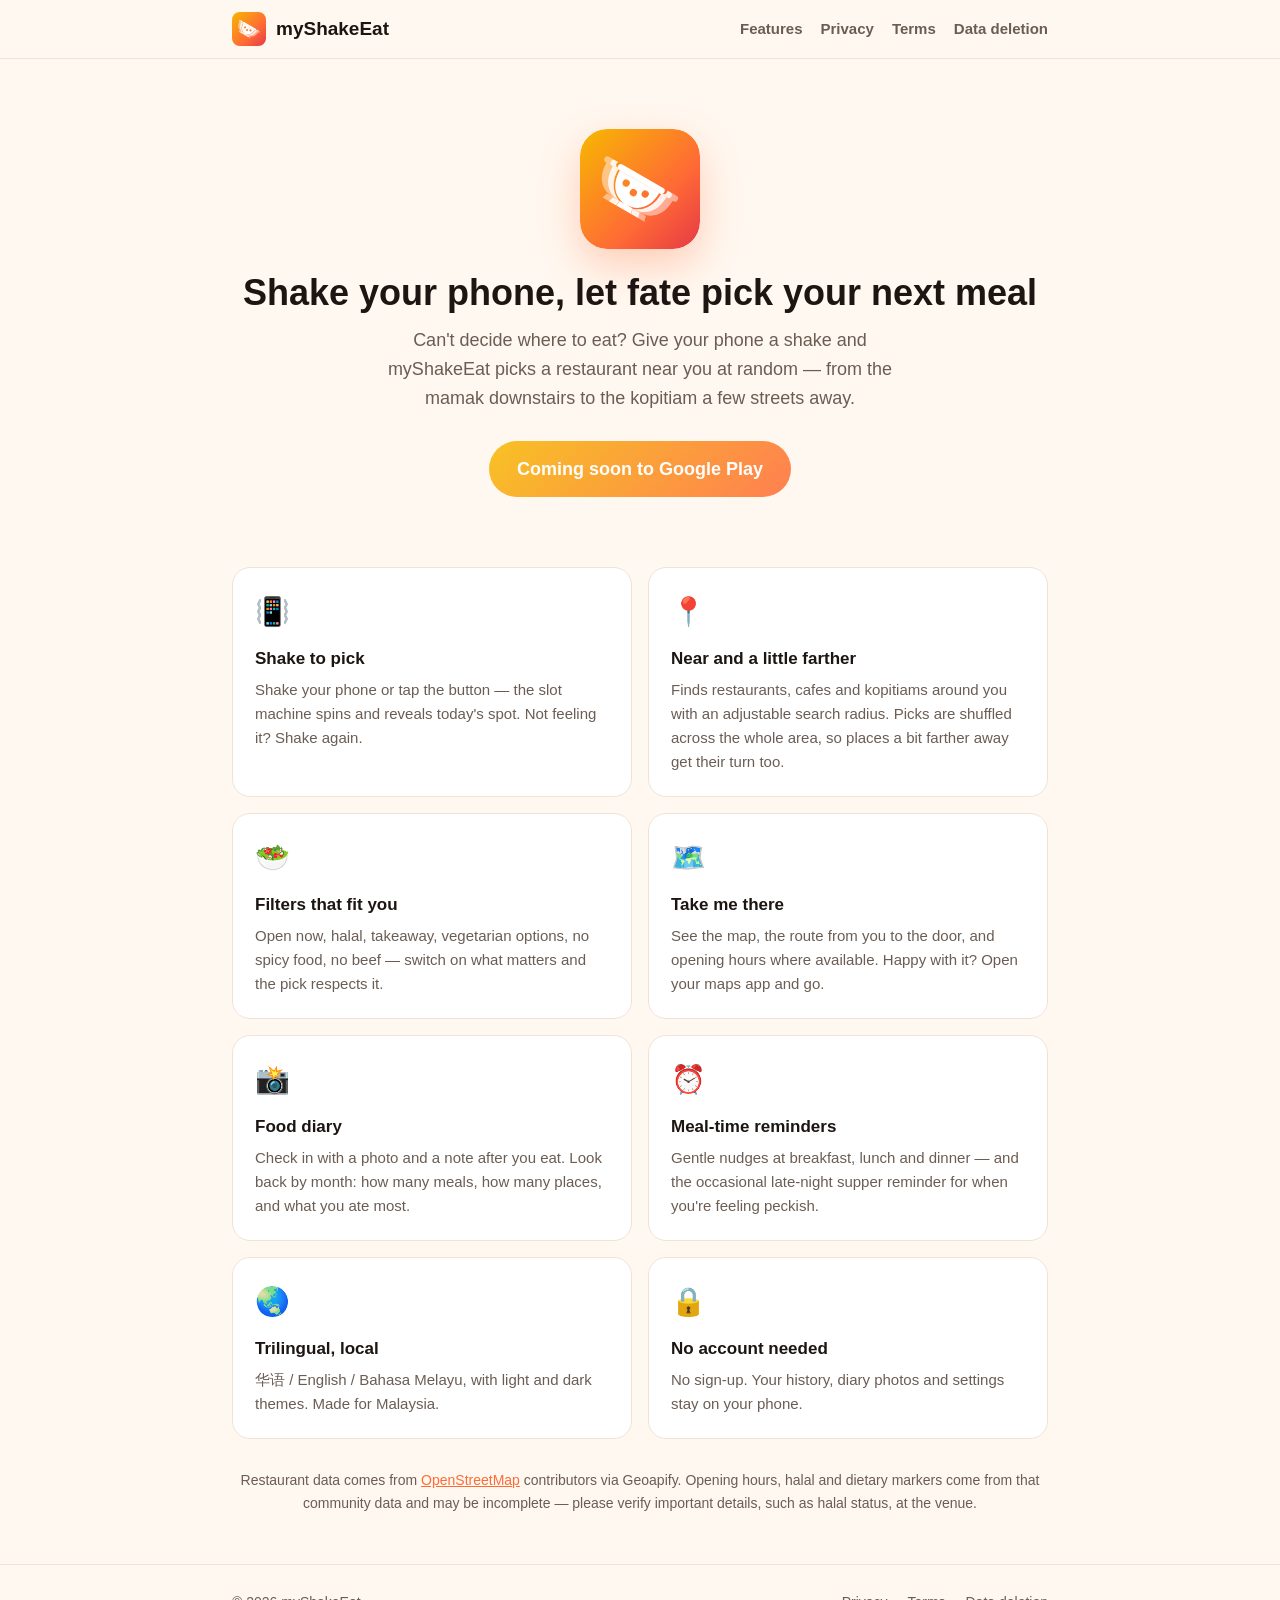
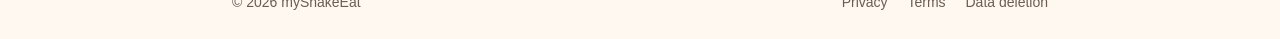
<file: index.html>
<!DOCTYPE html>
<html lang="en">
<head>
<meta charset="UTF-8">
<title>myShakeEat — Shake to decide what to eat</title>
<meta name="viewport" content="width=device-width, initial-scale=1">
<meta name="description" content="Can't decide where to eat? Shake your phone and myShakeEat picks a restaurant near you at random. Filters for halal, vegetarian, no beef and more, plus a food diary and meal-time reminders.">
<meta property="og:title" content="myShakeEat — Shake to decide what to eat">
<meta property="og:description" content="Shake your phone and let luck pick a restaurant near you.">
<meta property="og:image" content="https://myshakeeat.vercel.app/assets/logo/favicon-512.png">
<meta name="theme-color" content="#ff6b35">
<link rel="icon" href="favicon.ico" sizes="any">
<link rel="icon" href="assets/logo/logo.svg" type="image/svg+xml">
<link rel="apple-touch-icon" href="assets/logo/apple-touch-icon.png">
<link rel="stylesheet" href="assets/site.css">
</head>
<body>

<header>
  <div class="wrap">
    <nav>
      <a class="brand" href="index.html">
        <img class="logo" src="assets/logo/logo.svg" alt="" width="34" height="34">
        myShakeEat
      </a>
      <div class="nav-links">
        <a href="index.html#features">Features</a>
        <a href="privacy.html">Privacy</a>
        <a href="terms.html">Terms</a>
        <a href="data-deletion.html">Data deletion</a>
      </div>
    </nav>
  </div>
</header>

<main>
  <section class="wrap hero">
    <img class="hero-logo" src="assets/logo/logo.svg" alt="myShakeEat logo" width="120" height="120">
    <h1>Shake your phone, let fate pick your next meal</h1>
    <p>Can't decide where to eat? Give your phone a shake and myShakeEat picks a restaurant near you at random — from the mamak downstairs to the kopitiam a few streets away.</p>
    <p class="cta">
      <span class="btn btn-soon" aria-disabled="true">Coming soon to Google Play</span>
    </p>
  </section>

  <section class="wrap features" id="features">
    <div class="feature">
      <div class="icon">📳</div>
      <h3>Shake to pick</h3>
      <p>Shake your phone or tap the button — the slot machine spins and reveals today's spot. Not feeling it? Shake again.</p>
    </div>
    <div class="feature">
      <div class="icon">📍</div>
      <h3>Near and a little farther</h3>
      <p>Finds restaurants, cafes and kopitiams around you with an adjustable search radius. Picks are shuffled across the whole area, so places a bit farther away get their turn too.</p>
    </div>
    <div class="feature">
      <div class="icon">🥗</div>
      <h3>Filters that fit you</h3>
      <p>Open now, halal, takeaway, vegetarian options, no spicy food, no beef — switch on what matters and the pick respects it.</p>
    </div>
    <div class="feature">
      <div class="icon">🗺️</div>
      <h3>Take me there</h3>
      <p>See the map, the route from you to the door, and opening hours where available. Happy with it? Open your maps app and go.</p>
    </div>
    <div class="feature">
      <div class="icon">📸</div>
      <h3>Food diary</h3>
      <p>Check in with a photo and a note after you eat. Look back by month: how many meals, how many places, and what you ate most.</p>
    </div>
    <div class="feature">
      <div class="icon">⏰</div>
      <h3>Meal-time reminders</h3>
      <p>Gentle nudges at breakfast, lunch and dinner — and the occasional late-night supper reminder for when you're feeling peckish.</p>
    </div>
    <div class="feature">
      <div class="icon">🌏</div>
      <h3>Trilingual, local</h3>
      <p>华语 / English / Bahasa Melayu, with light and dark themes. Made for Malaysia.</p>
    </div>
    <div class="feature">
      <div class="icon">🔒</div>
      <h3>No account needed</h3>
      <p>No sign-up. Your history, diary photos and settings stay on your phone.</p>
    </div>
  </section>

  <section class="wrap note">
    <p>Restaurant data comes from <a href="https://www.openstreetmap.org/copyright" target="_blank" rel="noopener">OpenStreetMap</a> contributors via Geoapify. Opening hours, halal and dietary markers come from that community data and may be incomplete — please verify important details, such as halal status, at the venue.</p>
  </section>
</main>

<footer>
  <div class="wrap">
    <span>© 2026 myShakeEat</span>
    <span>
      <a href="privacy.html">Privacy</a>
      <a href="terms.html">Terms</a>
      <a href="data-deletion.html">Data deletion</a>
    </span>
  </div>
</footer>

</body>
</html>
</file>
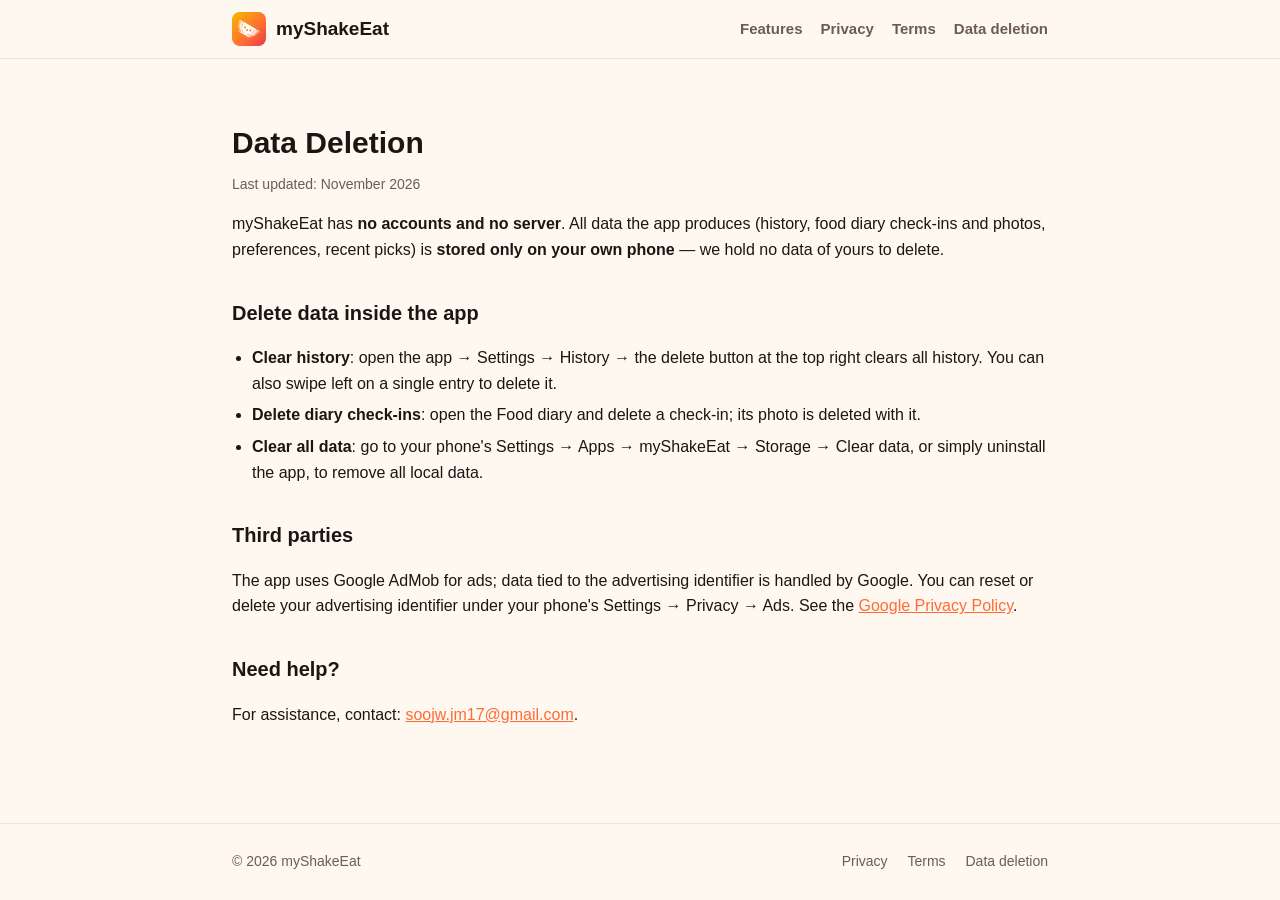
<file: data-deletion.html>
<!DOCTYPE html>
<html lang="en">
<head>
<meta charset="UTF-8">
<title>myShakeEat — Data Deletion</title>
<meta name="viewport" content="width=device-width, initial-scale=1">
<meta name="theme-color" content="#ff6b35">
<link rel="icon" href="favicon.ico" sizes="any">
<link rel="icon" href="assets/logo/logo.svg" type="image/svg+xml">
<link rel="apple-touch-icon" href="assets/logo/apple-touch-icon.png">
<link rel="stylesheet" href="assets/site.css">
</head>
<body>

<header>
  <div class="wrap">
    <nav>
      <a class="brand" href="index.html"><img class="logo" src="assets/logo/logo.svg" alt="" width="34" height="34"> myShakeEat</a>
      <div class="nav-links">
        <a href="index.html#features">Features</a>
        <a href="privacy.html">Privacy</a>
        <a href="terms.html">Terms</a>
        <a href="data-deletion.html">Data deletion</a>
      </div>
    </nav>
  </div>
</header>

<main class="wrap legal-page">
  <h1>Data Deletion</h1>
  <p class="updated">Last updated: November 2026</p>

  <p>myShakeEat has <strong>no accounts and no server</strong>. All data the app produces (history, food diary check-ins and photos, preferences, recent picks) is <strong>stored only on your own phone</strong> — we hold no data of yours to delete.</p>

  <h2>Delete data inside the app</h2>
  <ul>
    <li><strong>Clear history</strong>: open the app → Settings → History → the delete button at the top right clears all history. You can also swipe left on a single entry to delete it.</li>
    <li><strong>Delete diary check-ins</strong>: open the Food diary and delete a check-in; its photo is deleted with it.</li>
    <li><strong>Clear all data</strong>: go to your phone's Settings → Apps → myShakeEat → Storage → Clear data, or simply uninstall the app, to remove all local data.</li>
  </ul>

  <h2>Third parties</h2>
  <p>The app uses Google AdMob for ads; data tied to the advertising identifier is handled by Google. You can reset or delete your advertising identifier under your phone's Settings → Privacy → Ads. See the <a href="https://policies.google.com/privacy" target="_blank" rel="noopener">Google Privacy Policy</a>.</p>

  <h2>Need help?</h2>
  <p>For assistance, contact: <a href="mailto:soojw.jm17@gmail.com">soojw.jm17@gmail.com</a>.</p>
</main>

<footer>
  <div class="wrap">
    <span>© 2026 myShakeEat</span>
    <span>
      <a href="privacy.html">Privacy</a>
      <a href="terms.html">Terms</a>
      <a href="data-deletion.html">Data deletion</a>
    </span>
  </div>
</footer>

</body>
</html>
</file>
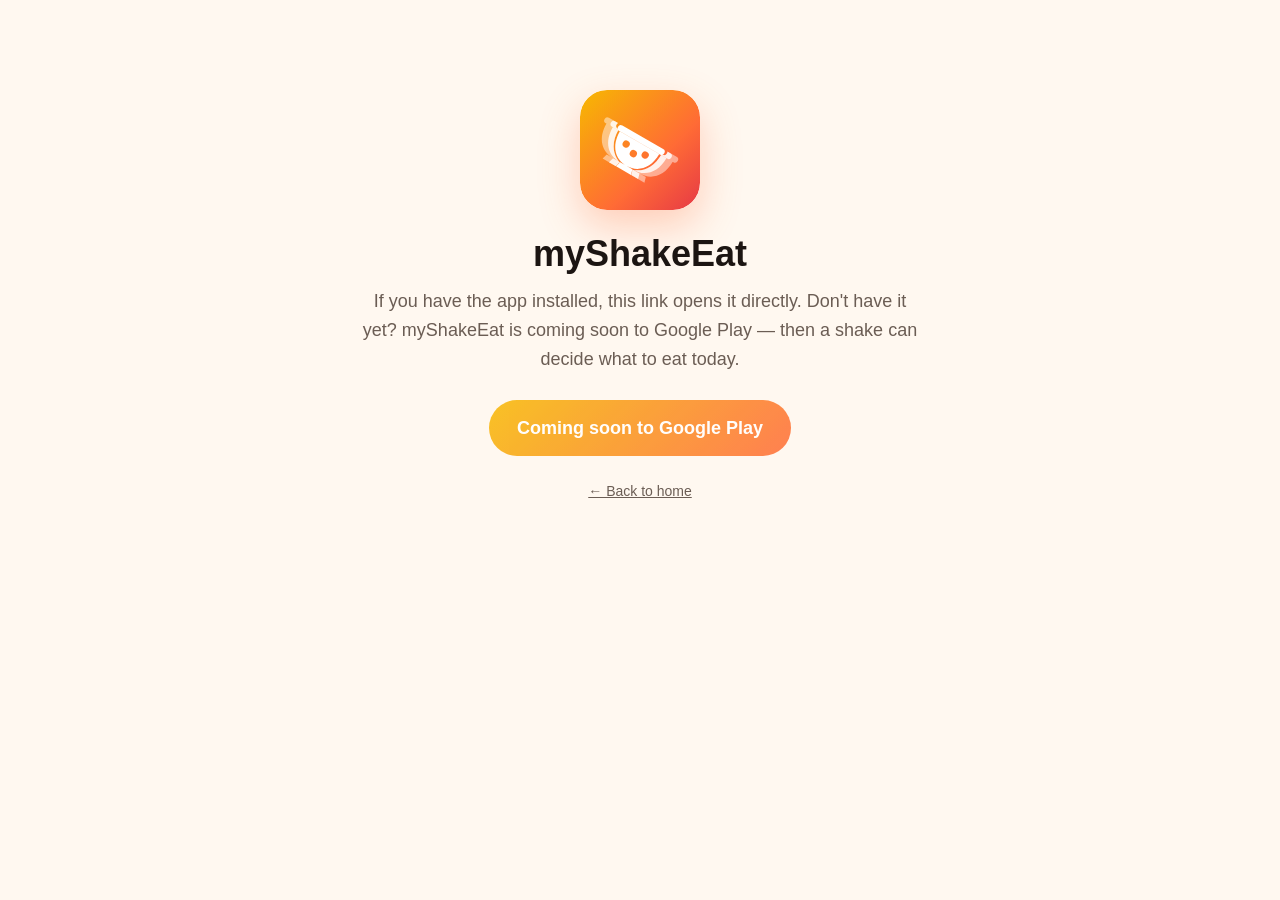
<file: open.html>
<!DOCTYPE html>
<html lang="en">
<head>
<meta charset="UTF-8">
<title>Open myShakeEat</title>
<meta name="viewport" content="width=device-width, initial-scale=1">
<meta name="theme-color" content="#ff6b35">
<link rel="icon" href="favicon.ico" sizes="any">
<link rel="icon" href="assets/logo/logo.svg" type="image/svg+xml">
<link rel="apple-touch-icon" href="assets/logo/apple-touch-icon.png">
<link rel="stylesheet" href="assets/site.css">
</head>
<body>

<main class="wrap hero" style="padding-top:90px;">
  <img class="hero-logo" src="assets/logo/logo.svg" alt="myShakeEat logo" width="120" height="120">
  <h1>myShakeEat</h1>
  <p>If you have the app installed, this link opens it directly. Don't have it yet? myShakeEat is coming soon to Google Play — then a shake can decide what to eat today.</p>
  <p style="margin-top:26px;">
    <span class="btn btn-soon" aria-disabled="true">Coming soon to Google Play</span>
  </p>
  <p style="margin-top:24px;font-size:14px;">
    <a href="index.html" style="color:var(--muted);">← Back to home</a>
  </p>
</main>

</body>
</html>
</file>
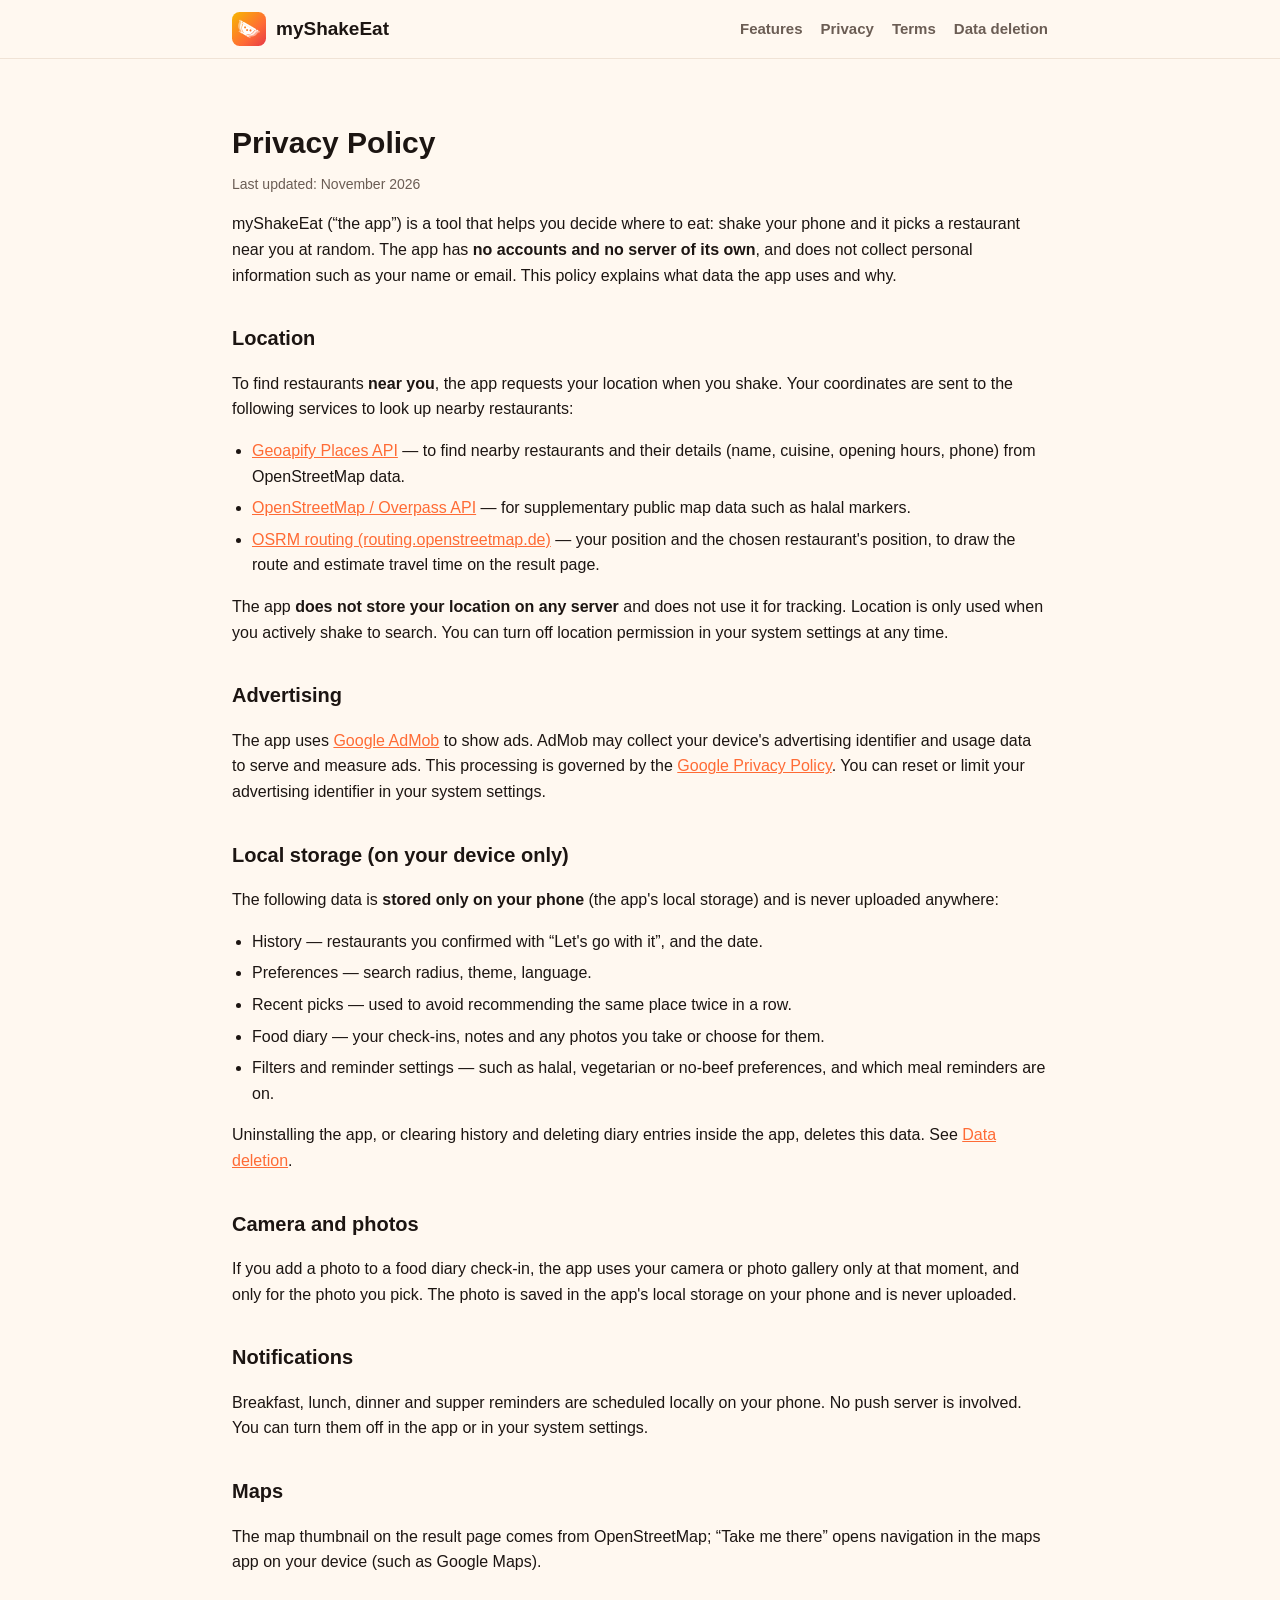
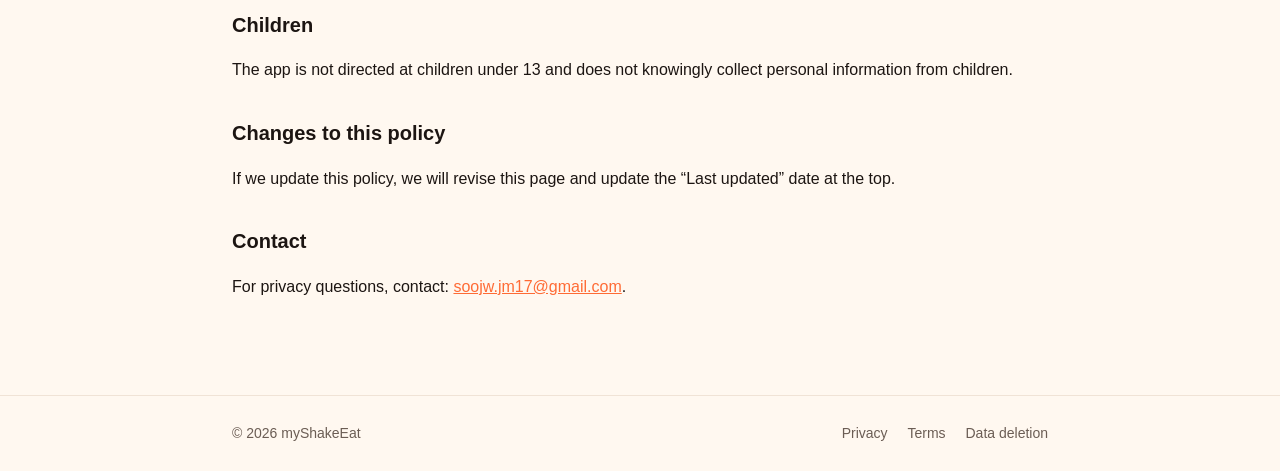
<file: privacy.html>
<!DOCTYPE html>
<html lang="en">
<head>
<meta charset="UTF-8">
<title>myShakeEat — Privacy Policy</title>
<meta name="viewport" content="width=device-width, initial-scale=1">
<meta name="theme-color" content="#ff6b35">
<link rel="icon" href="favicon.ico" sizes="any">
<link rel="icon" href="assets/logo/logo.svg" type="image/svg+xml">
<link rel="apple-touch-icon" href="assets/logo/apple-touch-icon.png">
<link rel="stylesheet" href="assets/site.css">
</head>
<body>

<header>
  <div class="wrap">
    <nav>
      <a class="brand" href="index.html"><img class="logo" src="assets/logo/logo.svg" alt="" width="34" height="34"> myShakeEat</a>
      <div class="nav-links">
        <a href="index.html#features">Features</a>
        <a href="privacy.html">Privacy</a>
        <a href="terms.html">Terms</a>
        <a href="data-deletion.html">Data deletion</a>
      </div>
    </nav>
  </div>
</header>

<main class="wrap legal-page">
  <h1>Privacy Policy</h1>
  <p class="updated">Last updated: November 2026</p>

  <p>myShakeEat (“the app”) is a tool that helps you decide where to eat: shake your phone and it picks a restaurant near you at random. The app has <strong>no accounts and no server of its own</strong>, and does not collect personal information such as your name or email. This policy explains what data the app uses and why.</p>

  <h2>Location</h2>
  <p>To find restaurants <strong>near you</strong>, the app requests your location when you shake. Your coordinates are sent to the following services to look up nearby restaurants:</p>
  <ul>
    <li><a href="https://www.geoapify.com/privacy-policy" target="_blank" rel="noopener">Geoapify Places API</a> — to find nearby restaurants and their details (name, cuisine, opening hours, phone) from OpenStreetMap data.</li>
    <li><a href="https://www.openstreetmap.org/copyright" target="_blank" rel="noopener">OpenStreetMap / Overpass API</a> — for supplementary public map data such as halal markers.</li>
    <li><a href="https://routing.openstreetmap.de" target="_blank" rel="noopener">OSRM routing (routing.openstreetmap.de)</a> — your position and the chosen restaurant's position, to draw the route and estimate travel time on the result page.</li>
  </ul>
  <p>The app <strong>does not store your location on any server</strong> and does not use it for tracking. Location is only used when you actively shake to search. You can turn off location permission in your system settings at any time.</p>

  <h2>Advertising</h2>
  <p>The app uses <a href="https://admob.google.com" target="_blank" rel="noopener">Google AdMob</a> to show ads. AdMob may collect your device's advertising identifier and usage data to serve and measure ads. This processing is governed by the <a href="https://policies.google.com/privacy" target="_blank" rel="noopener">Google Privacy Policy</a>. You can reset or limit your advertising identifier in your system settings.</p>

  <h2>Local storage (on your device only)</h2>
  <p>The following data is <strong>stored only on your phone</strong> (the app's local storage) and is never uploaded anywhere:</p>
  <ul>
    <li>History — restaurants you confirmed with “Let's go with it”, and the date.</li>
    <li>Preferences — search radius, theme, language.</li>
    <li>Recent picks — used to avoid recommending the same place twice in a row.</li>
    <li>Food diary — your check-ins, notes and any photos you take or choose for them.</li>
    <li>Filters and reminder settings — such as halal, vegetarian or no-beef preferences, and which meal reminders are on.</li>
  </ul>
  <p>Uninstalling the app, or clearing history and deleting diary entries inside the app, deletes this data. See <a href="data-deletion.html">Data deletion</a>.</p>

  <h2>Camera and photos</h2>
  <p>If you add a photo to a food diary check-in, the app uses your camera or photo gallery only at that moment, and only for the photo you pick. The photo is saved in the app's local storage on your phone and is never uploaded.</p>

  <h2>Notifications</h2>
  <p>Breakfast, lunch, dinner and supper reminders are scheduled locally on your phone. No push server is involved. You can turn them off in the app or in your system settings.</p>

  <h2>Maps</h2>
  <p>The map thumbnail on the result page comes from OpenStreetMap; “Take me there” opens navigation in the maps app on your device (such as Google Maps).</p>

  <h2>Children</h2>
  <p>The app is not directed at children under 13 and does not knowingly collect personal information from children.</p>

  <h2>Changes to this policy</h2>
  <p>If we update this policy, we will revise this page and update the “Last updated” date at the top.</p>

  <h2>Contact</h2>
  <p>For privacy questions, contact: <a href="mailto:soojw.jm17@gmail.com">soojw.jm17@gmail.com</a>.</p>
</main>

<footer>
  <div class="wrap">
    <span>© 2026 myShakeEat</span>
    <span>
      <a href="privacy.html">Privacy</a>
      <a href="terms.html">Terms</a>
      <a href="data-deletion.html">Data deletion</a>
    </span>
  </div>
</footer>

</body>
</html>
</file>
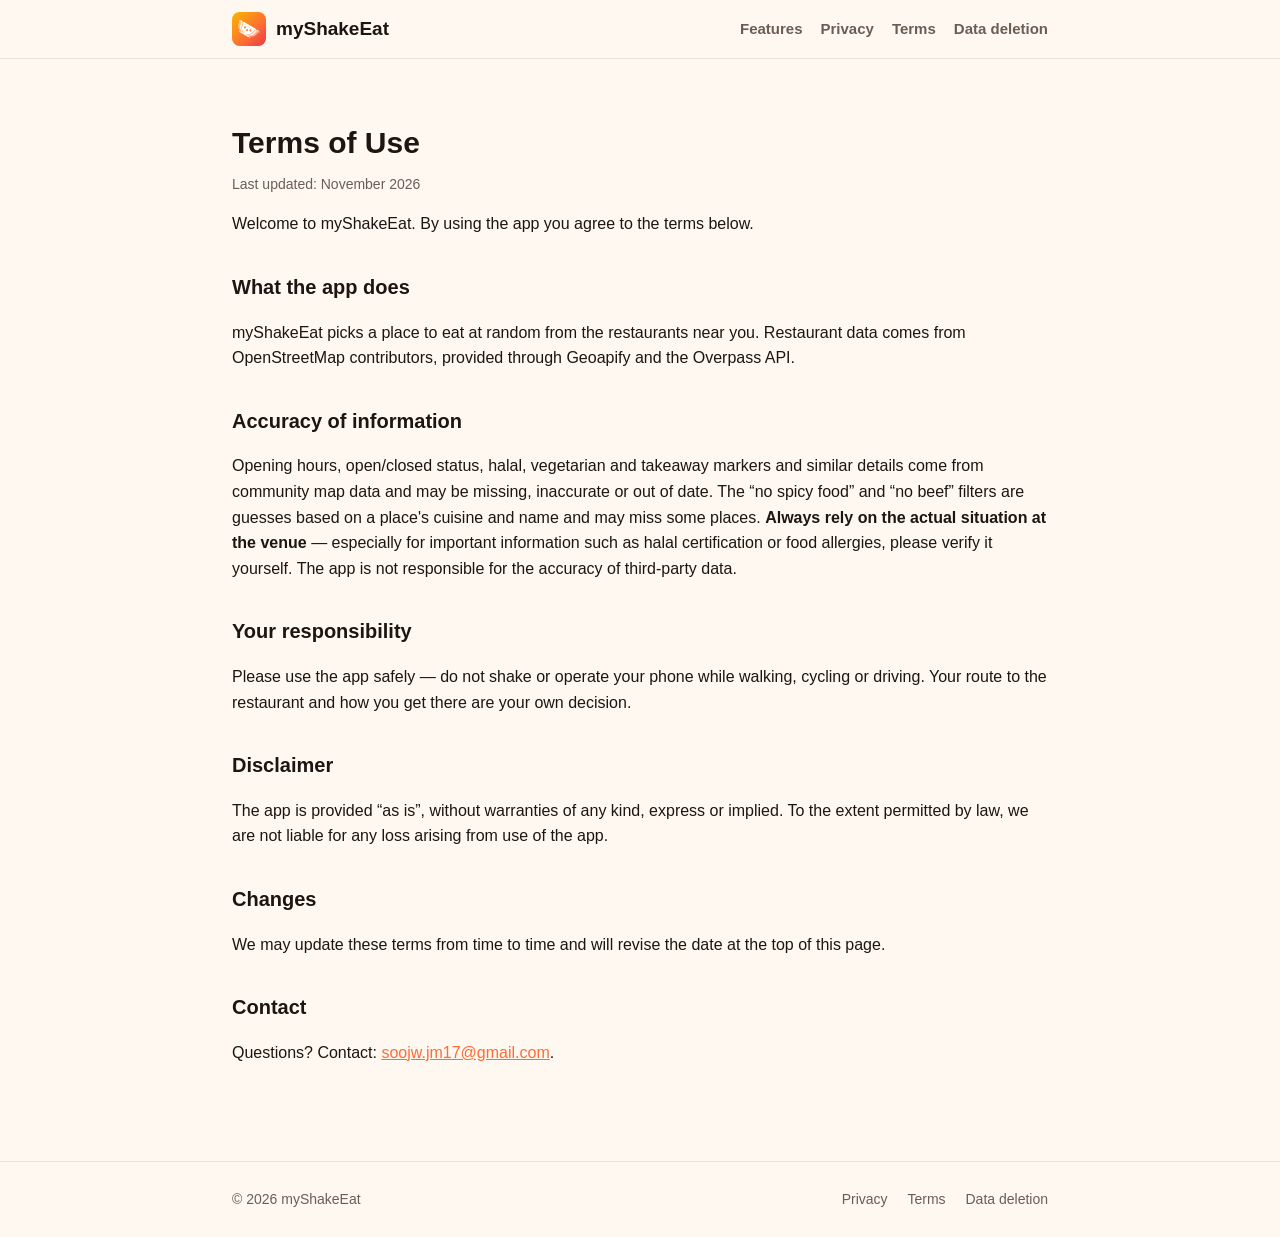
<file: terms.html>
<!DOCTYPE html>
<html lang="en">
<head>
<meta charset="UTF-8">
<title>myShakeEat — Terms of Use</title>
<meta name="viewport" content="width=device-width, initial-scale=1">
<meta name="theme-color" content="#ff6b35">
<link rel="icon" href="favicon.ico" sizes="any">
<link rel="icon" href="assets/logo/logo.svg" type="image/svg+xml">
<link rel="apple-touch-icon" href="assets/logo/apple-touch-icon.png">
<link rel="stylesheet" href="assets/site.css">
</head>
<body>

<header>
  <div class="wrap">
    <nav>
      <a class="brand" href="index.html"><img class="logo" src="assets/logo/logo.svg" alt="" width="34" height="34"> myShakeEat</a>
      <div class="nav-links">
        <a href="index.html#features">Features</a>
        <a href="privacy.html">Privacy</a>
        <a href="terms.html">Terms</a>
        <a href="data-deletion.html">Data deletion</a>
      </div>
    </nav>
  </div>
</header>

<main class="wrap legal-page">
  <h1>Terms of Use</h1>
  <p class="updated">Last updated: November 2026</p>

  <p>Welcome to myShakeEat. By using the app you agree to the terms below.</p>

  <h2>What the app does</h2>
  <p>myShakeEat picks a place to eat at random from the restaurants near you. Restaurant data comes from OpenStreetMap contributors, provided through Geoapify and the Overpass API.</p>

  <h2>Accuracy of information</h2>
  <p>Opening hours, open/closed status, halal, vegetarian and takeaway markers and similar details come from community map data and may be missing, inaccurate or out of date. The “no spicy food” and “no beef” filters are guesses based on a place's cuisine and name and may miss some places. <strong>Always rely on the actual situation at the venue</strong> — especially for important information such as halal certification or food allergies, please verify it yourself. The app is not responsible for the accuracy of third-party data.</p>

  <h2>Your responsibility</h2>
  <p>Please use the app safely — do not shake or operate your phone while walking, cycling or driving. Your route to the restaurant and how you get there are your own decision.</p>

  <h2>Disclaimer</h2>
  <p>The app is provided “as is”, without warranties of any kind, express or implied. To the extent permitted by law, we are not liable for any loss arising from use of the app.</p>

  <h2>Changes</h2>
  <p>We may update these terms from time to time and will revise the date at the top of this page.</p>

  <h2>Contact</h2>
  <p>Questions? Contact: <a href="mailto:soojw.jm17@gmail.com">soojw.jm17@gmail.com</a>.</p>
</main>

<footer>
  <div class="wrap">
    <span>© 2026 myShakeEat</span>
    <span>
      <a href="privacy.html">Privacy</a>
      <a href="terms.html">Terms</a>
      <a href="data-deletion.html">Data deletion</a>
    </span>
  </div>
</footer>

</body>
</html>
</file>
<file: assets/site.css>
:root {
  --orange: #ff6b35;
  --amber: #f7b801;
  --ink: #1c1512;
  --muted: #6b5d54;
  --bg: #fff8f0;
  --card: #ffffff;
  --line: #f0e3d6;
  --radius: 18px;
}

* { box-sizing: border-box; }

html { scroll-behavior: smooth; }

body {
  margin: 0;
  font-family: -apple-system, BlinkMacSystemFont, "Segoe UI", Roboto,
    "Helvetica Neue", Arial, "PingFang SC", "Microsoft YaHei", sans-serif;
  color: var(--ink);
  background: var(--bg);
  line-height: 1.6;
}

.wrap { width: 100%; max-width: 860px; margin: 0 auto; padding: 0 22px; }

/* Header */
header {
  position: sticky;
  top: 0;
  z-index: 10;
  background: rgba(255, 248, 240, 0.9);
  backdrop-filter: blur(10px);
  border-bottom: 1px solid var(--line);
}
nav {
  display: flex;
  align-items: center;
  justify-content: space-between;
  gap: 16px;
  flex-wrap: wrap;
  padding: 12px 0;
}
.brand {
  display: flex;
  align-items: center;
  gap: 10px;
  font-weight: 800;
  font-size: 19px;
  color: var(--ink);
  text-decoration: none;
}
.brand .logo {
  width: 34px;
  height: 34px;
  display: block;
}
.nav-links { display: flex; gap: 18px; flex-wrap: wrap; }
.nav-links a {
  color: var(--muted);
  text-decoration: none;
  font-size: 15px;
  font-weight: 600;
}
.nav-links a:hover { color: var(--orange); }

/* Hero */
.hero { text-align: center; padding-top: 70px; padding-bottom: 40px; }
.hero h1 { font-size: 36px; margin: 0 0 12px; line-height: 1.2; }
.hero p { font-size: 18px; color: var(--muted); max-width: 560px; margin: 0 auto; }

/* App logo (same artwork as the app icon) */
.hero-logo {
  display: block;
  width: 120px;
  height: 120px;
  margin: 0 auto 22px;
  border-radius: 27px;
  box-shadow: 0 16px 40px rgba(255, 107, 53, 0.3);
}
.hero .cta { margin-top: 28px; }
.btn {
  display: inline-block;
  background: linear-gradient(135deg, var(--amber), var(--orange));
  color: #fff;
  font-weight: 800;
  padding: 14px 28px;
  border-radius: 30px;
  text-decoration: none;
  box-shadow: 0 10px 26px rgba(255, 107, 53, 0.32);
}
.btn:hover { filter: brightness(1.05); }
.btn-soon { cursor: default; opacity: 0.85; box-shadow: none; }
.btn-soon:hover { filter: none; }

.note { padding-bottom: 50px; }
.note p { color: var(--muted); font-size: 14px; margin: 0; text-align: center; }
.note a { color: var(--orange); }

/* Feature cards */
.features {
  display: grid;
  grid-template-columns: repeat(auto-fit, minmax(min(300px, 100%), 1fr));
  gap: 16px;
  padding-top: 30px;
  padding-bottom: 30px;
}
.feature {
  background: var(--card);
  border: 1px solid var(--line);
  border-radius: var(--radius);
  padding: 22px;
}
.feature .icon { font-size: 28px; }
.feature h3 { margin: 10px 0 6px; font-size: 17px; }
.feature p { margin: 0; color: var(--muted); font-size: 15px; }

/* Legal pages */
.legal-page { padding-top: 40px; padding-bottom: 80px; }
.legal-page h1 { font-size: 30px; margin-bottom: 6px; }
.legal-page h2 { font-size: 20px; margin-top: 34px; }
.legal-page .updated { color: var(--muted); font-size: 14px; margin-top: 0; }
.legal-page a { color: var(--orange); }
.legal-page ul { padding-left: 20px; }
.legal-page li { margin: 6px 0; }

/* Footer */
footer {
  border-top: 1px solid var(--line);
  padding: 26px 0;
  color: var(--muted);
  font-size: 14px;
}
footer .wrap { display: flex; justify-content: space-between; flex-wrap: wrap; gap: 10px; }
footer a { color: var(--muted); text-decoration: none; margin-left: 16px; }
footer a:hover { color: var(--orange); }

@media (max-width: 560px) {
  .hero h1 { font-size: 28px; }
  .nav-links { gap: 12px; }
}
</file>
